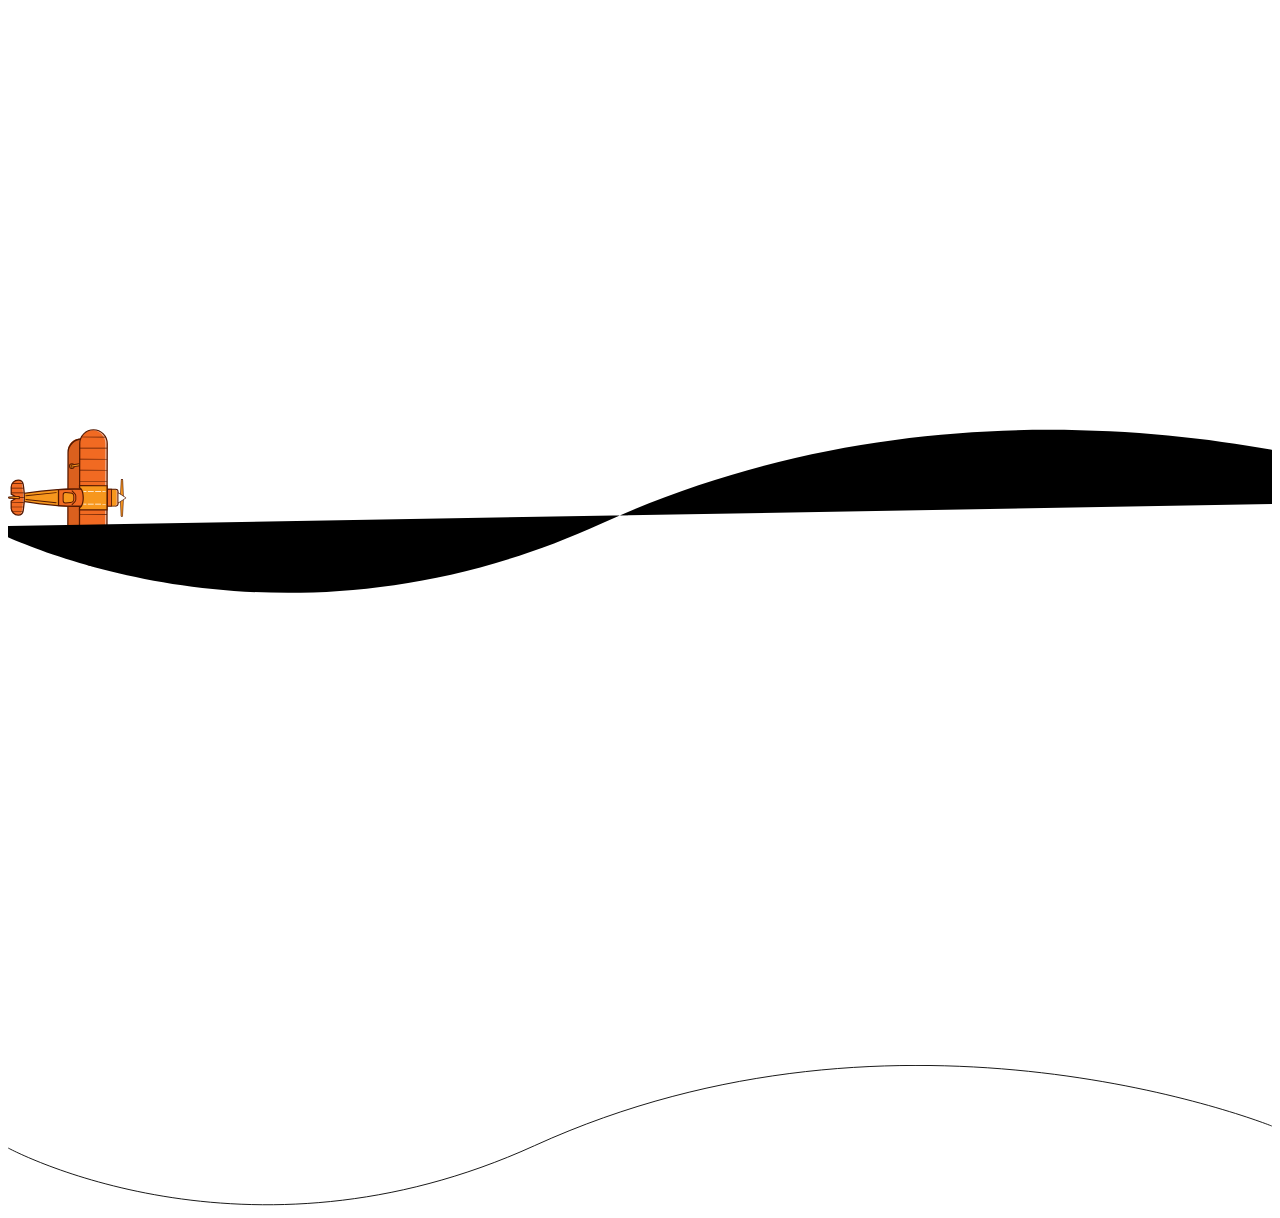
<file: assets/vectors/aviao.html>
<!DOCTYPE html>
<html lang="en">
<head>
    <meta charset="UTF-8">
    <meta name="viewport" content="width=device-width, initial-scale=1.0">
    <meta http-equiv="X-UA-Compatible" content="ie=edge">
    <title>Document</title>
</head>
<body>

        <svg id="aviao" xmlns="http://www.w3.org/2000/svg" viewBox="0 -400 1200 1000"><title>aviao</title>
            <g>
                <rect x="86.95" y="55.37" width="15.97" height="19.13" rx="3.87" ry="3.87" transform="translate(160.12 -29.82) rotate(90.16)" fill="#f7971d"/><path d="M104.48,70.88l0-11.85A2.06,2.06,0,0,0,102.46,57H101A2.06,2.06,0,0,1,103,59l0,11.85a2.06,2.06,0,0,1-2.07,2.05h1.5A2.06,2.06,0,0,0,104.48,70.88Z" fill="#f3b79c"/><path d="M84.91,70.43l0-11.06a2.9,2.9,0,0,1,2.91-2.89l14.22,0A2.9,2.9,0,0,1,105,59.43l0,11.06A2.9,2.9,0,0,1,102,73.38l-14.22,0A2.9,2.9,0,0,1,84.91,70.43Zm19.16-11a2,2,0,0,0-2-2l-14.22,0a2,2,0,0,0-2,2l0,11.06a2,2,0,0,0,2,2l14.22,0a2,2,0,0,0,2-2Z" fill="#551900"/><path d="M107.32,81.66l-0.52-16.07h2.69l-0.61,16.07a1,1,0,0,1-.79,1h0A1,1,0,0,1,107.32,81.66Z" fill="#f7971d"/><path d="M106.5,65.28h3.31l-0.62,16.38a1.11,1.11,0,1,1-2.17,0Zm2.69,0.61h-2.07l0.51,15.76a0.53,0.53,0,1,0,1,0Z" fill="#551900"/><path d="M107.42,48.47l-0.61,16.07h2.69L109,48.47a1,1,0,0,0-.78-1h0A1,1,0,0,0,107.42,48.47Z" fill="#f7971d"/><path d="M106.5,64.84l0.62-16.38a1.11,1.11,0,1,1,2.17,0l0.53,16.38H106.5Zm1.22-16.36-0.6,15.76h2.07l-0.51-15.76a0.53,0.53,0,1,0-1,0h0Z" fill="#551900"/><rect x="80.76" y="55.35" width="15.97" height="19.13" transform="translate(153.9 -23.65) rotate(90.16)" fill="#f16a22"/><path d="M78.71,73.32l0-16.86,20,0.06,0,16.86Zm0.94-16,0,15.07,18.23,0.05,0-15.07Z" fill="#551900"/><path d="M111.56,64.64l-7.05-4.56,0,10,7.08-4.52A0.5,0.5,0,0,0,111.56,64.64Z" fill="#fff"/><path d="M104.18,70.58l0-11.06,7.52,4.86a0.8,0.8,0,0,1,0,1.37Zm0.63-10,0,8.86,6.62-4.23a0.21,0.21,0,0,0,0-.37Z" fill="#551900"/><rect x="14.01" y="51.92" width="111.84" height="26.09" rx="10.89" ry="10.89" transform="translate(135.08 -4.79) rotate(90.16)" fill="#db601e"/><path d="M56.17,107.8L56.4,22a13.64,13.64,0,0,1,27.29.08l-0.24,85.75A13.64,13.64,0,0,1,56.17,107.8ZM82.5,22.12a12.45,12.45,0,0,0-24.89-.07L57.36,107.8a12.45,12.45,0,0,0,24.89.07Z" fill="#551900"/><circle cx="60.63" cy="34.92" r="2.27" transform="translate(25.55 95.45) rotate(-89.84)" fill="#f7971d"/><path d="M57.91,34.91a2.72,2.72,0,1,1,2.71,2.73A2.72,2.72,0,0,1,57.91,34.91Zm4.54,0a1.82,1.82,0,1,0-1.83,1.82A1.82,1.82,0,0,0,62.45,34.92Z" fill="#551900"/><path d="M59.91,35.6V34.24a0.3,0.3,0,0,1,.25-0.29l9-1.61a0.3,0.3,0,0,1,.35.3V34a0.3,0.3,0,0,1-.25.29l-9,1.61A0.3,0.3,0,0,1,59.91,35.6Z" fill="#f7971d"/><path d="M59.46,35.6V34.24a0.75,0.75,0,0,1,.62-0.74l9-1.61a0.75,0.75,0,0,1,.88.74V34a0.75,0.75,0,0,1-.62.74l-9,1.61A0.75,0.75,0,0,1,59.46,35.6Zm0.9-1.24v1.06l8.72-1.55V32.81Z" fill="#551900"/><circle cx="60.47" cy="94.95" r="2.27" transform="translate(-34.65 155.16) rotate(-89.84)" fill="#f7971d"/><path d="M57.75,94.95a2.72,2.72,0,1,1,2.71,2.73A2.72,2.72,0,0,1,57.75,94.95Zm4.54,0a1.82,1.82,0,1,0-1.83,1.82A1.82,1.82,0,0,0,62.29,95Z" fill="#551900"/><path d="M59.74,94.26v1.36a0.3,0.3,0,0,0,.25.3l9,1.66a0.3,0.3,0,0,0,.35-0.29V95.92a0.3,0.3,0,0,0-.25-0.3L60.1,94A0.3,0.3,0,0,0,59.74,94.26Z" fill="#f7971d"/><path d="M59.29,95.63V94.26a0.75,0.75,0,0,1,.88-0.73l9,1.66a0.75,0.75,0,0,1,.61.74v1.36a0.75,0.75,0,0,1-.88.73l-9-1.66A0.75,0.75,0,0,1,59.29,95.63Zm0.9-1.18V95.5l8.71,1.6V96Z" fill="#551900"/><path d="M93.89,116.37L94.18,13.68A13,13,0,0,0,81.17.6h0a13,13,0,0,0-13.08,13L68,54.43c2,0,3.66,5.88,3.65,10.54s-1.68,10.52-3.71,10.52L67.8,116.3a13,13,0,0,0,13,13.08h0A13,13,0,0,0,93.89,116.37Z" fill="#f16a22"/><path d="M93.89,116.37L94.18,13.68A13,13,0,0,0,81.17.6h0c-0.3,0-.6,0-0.9,0a13,13,0,0,1,12.11,13L92.09,116.37a13,13,0,0,1-12.18,13c0.3,0,.6,0,0.9,0h0A13,13,0,0,0,93.89,116.37Z" fill="#f3b79c"/><path d="M67.2,116.3l0.11-41.42h0.6C69.23,74.89,71,70,71,65S69.29,55,68,55h-0.6l0.11-41.42a13.64,13.64,0,1,1,27.29.08L94.49,116.38A13.64,13.64,0,0,1,67.2,116.3ZM68.51,76L68.4,116.3a12.45,12.45,0,1,0,24.89.07L93.58,13.68a12.45,12.45,0,1,0-24.89-.07L68.57,53.94c2.29,0.89,3.66,6.74,3.65,11S70.81,75.09,68.51,76Z" fill="#551900"/><path d="M12,68.09l0-6.89,19.38-2.43a247.23,247.23,0,0,1,31.44-1.92l31.2,0.09,0,16.17L63.86,73a247.23,247.23,0,0,1-33.49-2.37Z" fill="#f7971d"/><path d="M11.42,68.62l0-7.93,19.9-2.5a248.7,248.7,0,0,1,31.52-1.93l31.8,0.09,0,17.36-30.76-.08a248.68,248.68,0,0,1-33.57-2.38Zm1.22-6.88,0,5.84,17.83,2.49a247.48,247.48,0,0,0,33.41,2.37l29.56,0.08,0-15-30.6-.08a247.55,247.55,0,0,0-31.37,1.92Z" fill="#551900"/><path d="M48,57.27q7.43-.43,14.88-0.41l31.2,0.09,0,16.17L63.86,73q-8,0-15.93-.56Z" fill="#f16a22"/><path d="M47.33,73l0-16.33,0.56,0c4.95-.28,10-0.42,14.92-0.41l31.8,0.09,0,17.36-30.76-.08c-5.3,0-10.68-.2-16-0.56Zm1.24-15.2,0,14.08c5.08,0.33,10.24.51,15.33,0.52l29.56,0.08,0-15-30.6-.08C58.12,57.44,53.31,57.57,48.57,57.83Z" fill="#551900"/><rect x="80.85" y="-4.19" width="0.6" height="23.1" transform="translate(73.56 88.49) rotate(-89.84)" fill="#551900"/><rect x="80.82" y="4.79" width="0.6" height="26.09" transform="translate(63.05 98.91) rotate(-89.84)" fill="#551900"/><rect x="80.79" y="15.27" width="0.6" height="26.09" transform="translate(52.55 109.33) rotate(-89.84)" fill="#551900"/><rect x="80.76" y="25.75" width="0.6" height="26.09" transform="translate(42.04 119.75) rotate(-89.84)" fill="#551900"/><rect x="80.73" y="36.23" width="0.6" height="26.09" transform="translate(31.53 130.17) rotate(-89.84)" fill="#551900"/><rect x="80.65" y="67.66" width="0.6" height="26.09" transform="translate(0.01 161.43) rotate(-89.84)" fill="#551900"/><rect x="80.62" y="78.14" width="0.6" height="26.09" transform="translate(-10.49 171.85) rotate(-89.84)" fill="#551900"/><rect x="80.59" y="88.62" width="0.6" height="26.09" transform="translate(-21 182.27) rotate(-89.84)" fill="#551900"/><rect x="80.56" y="99.1" width="0.6" height="26.09" transform="translate(-31.51 192.69) rotate(-89.84)" fill="#551900"/><rect x="80.53" y="111.07" width="0.6" height="23.1" transform="translate(-42.01 203.11) rotate(-89.84)" fill="#551900"/><path d="M94.07,53.55L68,53.48v2.16c2,0.23,3.5,4.32,3.48,9.32s-1.58,9.09-3.53,9.31v2.16L94,76.51Z" fill="#f7971d"/><path d="M67.31,77v-3.3l0.53-.06c1.44-.16,3-3.7,3-8.71s-1.52-8.56-3-8.73l-0.53-.06v-3.3L94.67,53,94.6,77.11Zm1.2-2.3v1.1l24.89,0.07,0.06-21.76-24.89-.07v1.1C70.6,56,72.06,60,72,65S70.55,73.93,68.51,74.73Z" fill="#551900"/><path d="M14.37,77.38l0.47-3.17a66,66,0,0,0,.05-18.79l-0.45-3.17a4.75,4.75,0,0,0-4.69-4.09h0a6.66,6.66,0,0,0-6.68,6.64l0,6.7,5.68,3.3L3,68.06l0,6.7a6.66,6.66,0,0,0,6.64,6.68h0A4.75,4.75,0,0,0,14.37,77.38Z" fill="#f16a22"/><path d="M13.21,52.24l0.45,3.17a66,66,0,0,1-.05,18.79l-0.47,3.17A4.75,4.75,0,0,1,9,81.4q0.33,0,.67,0a4.75,4.75,0,0,0,4.72-4.06l0.47-3.17a66,66,0,0,0,.05-18.79l-0.45-3.17a4.75,4.75,0,0,0-4.69-4.09q-0.34,0-.67,0A4.75,4.75,0,0,1,13.21,52.24Z" fill="#f3b79c"/><path d="M2.42,74.76l0-7,5.1-2.92-5.08-3,0-7a7.27,7.27,0,0,1,7.28-7.24A5.38,5.38,0,0,1,15,52.16l0.45,3.17a66.52,66.52,0,0,1-.05,19L15,77.46A5.38,5.38,0,0,1,9.66,82,7.27,7.27,0,0,1,2.42,74.76Zm1.21-6.35,0,6.36a6.07,6.07,0,0,0,6,6.08,4.18,4.18,0,0,0,4.12-3.55l0.47-3.17A65.33,65.33,0,0,0,14.3,55.5l-0.45-3.17a4.18,4.18,0,0,0-4.1-3.57,6.07,6.07,0,0,0-6.08,6l0,6.36L9.93,64.8Z" fill="#551900"/><path d="M52.33,67.57V62.25A2.25,2.25,0,0,1,54.76,60l4.64,0.34a3.27,3.27,0,0,1,3,3.27v2.63a3.27,3.27,0,0,1-3,3.25l-4.64.32A2.25,2.25,0,0,1,52.33,67.57Z" fill="#f7971d"/><path d="M51.88,67.57V62.25a2.69,2.69,0,0,1,2.89-2.68l4.64,0.34a3.73,3.73,0,0,1,3.44,3.72v2.63A3.73,3.73,0,0,1,59.4,70l-4.64.31A2.69,2.69,0,0,1,51.88,67.57ZM62,63.63a2.83,2.83,0,0,0-2.61-2.82l-4.64-.34a1.8,1.8,0,0,0-1.93,1.79v5.32a1.8,1.8,0,0,0,1.92,1.8l4.64-.31A2.83,2.83,0,0,0,62,66.25V63.63Z" fill="#551900"/><path d="M60.36,71.5a0.45,0.45,0,0,1,.13-0.32l2.57-2.57a2.91,2.91,0,0,0,.86-2.06V63.34a2.91,2.91,0,0,0-.84-2.06l-2.56-2.59a0.45,0.45,0,0,1,.64-0.63l2.56,2.59a3.8,3.8,0,0,1,1.1,2.7v3.22a3.8,3.8,0,0,1-1.12,2.69l-2.57,2.57A0.45,0.45,0,0,1,60.36,71.5Z" fill="#551900"/><path d="M16.52,63a0.45,0.45,0,0,1,.4-0.45l28.75-2.88a0.45,0.45,0,1,1,.09.89L17,63.42a0.45,0.45,0,0,1-.49-0.4S16.52,63,16.52,63Z" fill="#551900"/><path d="M16.51,66.66s0,0,0,0a0.45,0.45,0,0,1,.49-0.4l28.73,3a0.45,0.45,0,0,1,.4.49,0.45,0.45,0,0,1-.49.4l-28.73-3A0.45,0.45,0,0,1,16.51,66.66Z" fill="#551900"/><path d="M3.68,51.31A0.3,0.3,0,0,1,4,51l10,0a0.3,0.3,0,1,1,0,.6l-10,0A0.3,0.3,0,0,1,3.68,51.31Z" fill="#551900"/><path d="M2.77,55.79a0.3,0.3,0,0,1,.3-0.3l11.82,0a0.3,0.3,0,1,1,0,.6l-11.82,0A0.3,0.3,0,0,1,2.77,55.79Z" fill="#551900"/><path d="M2.76,60.29a0.3,0.3,0,0,1,.3-0.3l11.82,0a0.3,0.3,0,1,1,0,.6l-11.82,0A0.3,0.3,0,0,1,2.76,60.29Z" fill="#551900"/><path d="M8.73,64.79a0.3,0.3,0,0,1,.3-0.3l5.83,0a0.3,0.3,0,1,1,0,.6L9,65.09A0.3,0.3,0,0,1,8.73,64.79Z" fill="#551900"/><path d="M2.73,69.27A0.3,0.3,0,0,1,3,69l11.82,0a0.3,0.3,0,1,1,0,.6L3,69.57A0.3,0.3,0,0,1,2.73,69.27Z" fill="#551900"/><path d="M2.72,73.76a0.3,0.3,0,0,1,.3-0.3l11.82,0a0.3,0.3,0,1,1,0,.6L3,74.06A0.3,0.3,0,0,1,2.72,73.76Z" fill="#551900"/><path d="M3.61,78.25a0.3,0.3,0,0,1,.3-0.3l10,0a0.3,0.3,0,1,1,0,.6l-10,0A0.3,0.3,0,0,1,3.61,78.25Z" fill="#551900"/><path d="M0.45,64.77h0A0.61,0.61,0,0,1,1,64.16l9.59-.53a0.16,0.16,0,0,1,.17.16v2a0.16,0.16,0,0,1-.17.16L1,65.38A0.61,0.61,0,0,1,.45,64.77Z" fill="#f7971d"/><path d="M0,64.77a1.06,1.06,0,0,1,1-1.05l9.59-.53a0.61,0.61,0,0,1,.64.61v2a0.61,0.61,0,0,1-.64.6L1,65.83A1.06,1.06,0,0,1,0,64.77Zm10.33-.67L1,64.61a0.16,0.16,0,0,0,0,.32l9.28,0.56V64.1Z" fill="#551900"/><rect x="90.96" y="57.37" width="0.6" height="3.17" transform="translate(32.05 150.06) rotate(-89.84)" fill="#fff"/><path d="M75.81,59.21v-0.6l5.59,0v0.6Zm6.93,0v-0.6l5.59,0v0.6Z" fill="#fff"/><polygon points="71.88 59.2 71.58 58.6 74.46 58.61 74.46 59.21 71.88 59.2" fill="#fff"/><rect x="90.93" y="69.49" width="0.6" height="3.17" transform="translate(19.89 162.11) rotate(-89.84)" fill="#fff"/><path d="M75.77,71.34v-0.6l5.59,0v0.6Zm6.93,0v-0.6l5.59,0v0.6Z" fill="#fff"/><polygon points="71.55 71.33 71.85 70.73 74.43 70.74 74.42 71.33 71.55 71.33" fill="#fff"/>
            </g>
            <path id="trajeto" d="M-21.5,92.2s264,143.5,584.5-2.6c410-186.9,818.9-21.8,818.9-21.8"/>
            <animateMotion xlink:href="#aviao" dur="1s" begin="click" fill="freeze" path="M-21.5,92.2s264,143.5,584.5-2.6c410-186.9,818.9-21.8,818.9-21.8"/>
        
        </svg>

</body>
</html>

<svg id="trajeto" xmlns="http://www.w3.org/2000/svg" viewBox="0 0 1403.8 155.8"><title>aviao</title><path d="M-21.5,92.2s264,143.5,584.5-2.6c410-186.9,818.9-21.8,818.9-21.8" transform="translate(21.7 0)" fill="none" stroke="#000" stroke-miterlimit="10"/></svg>
</file>
